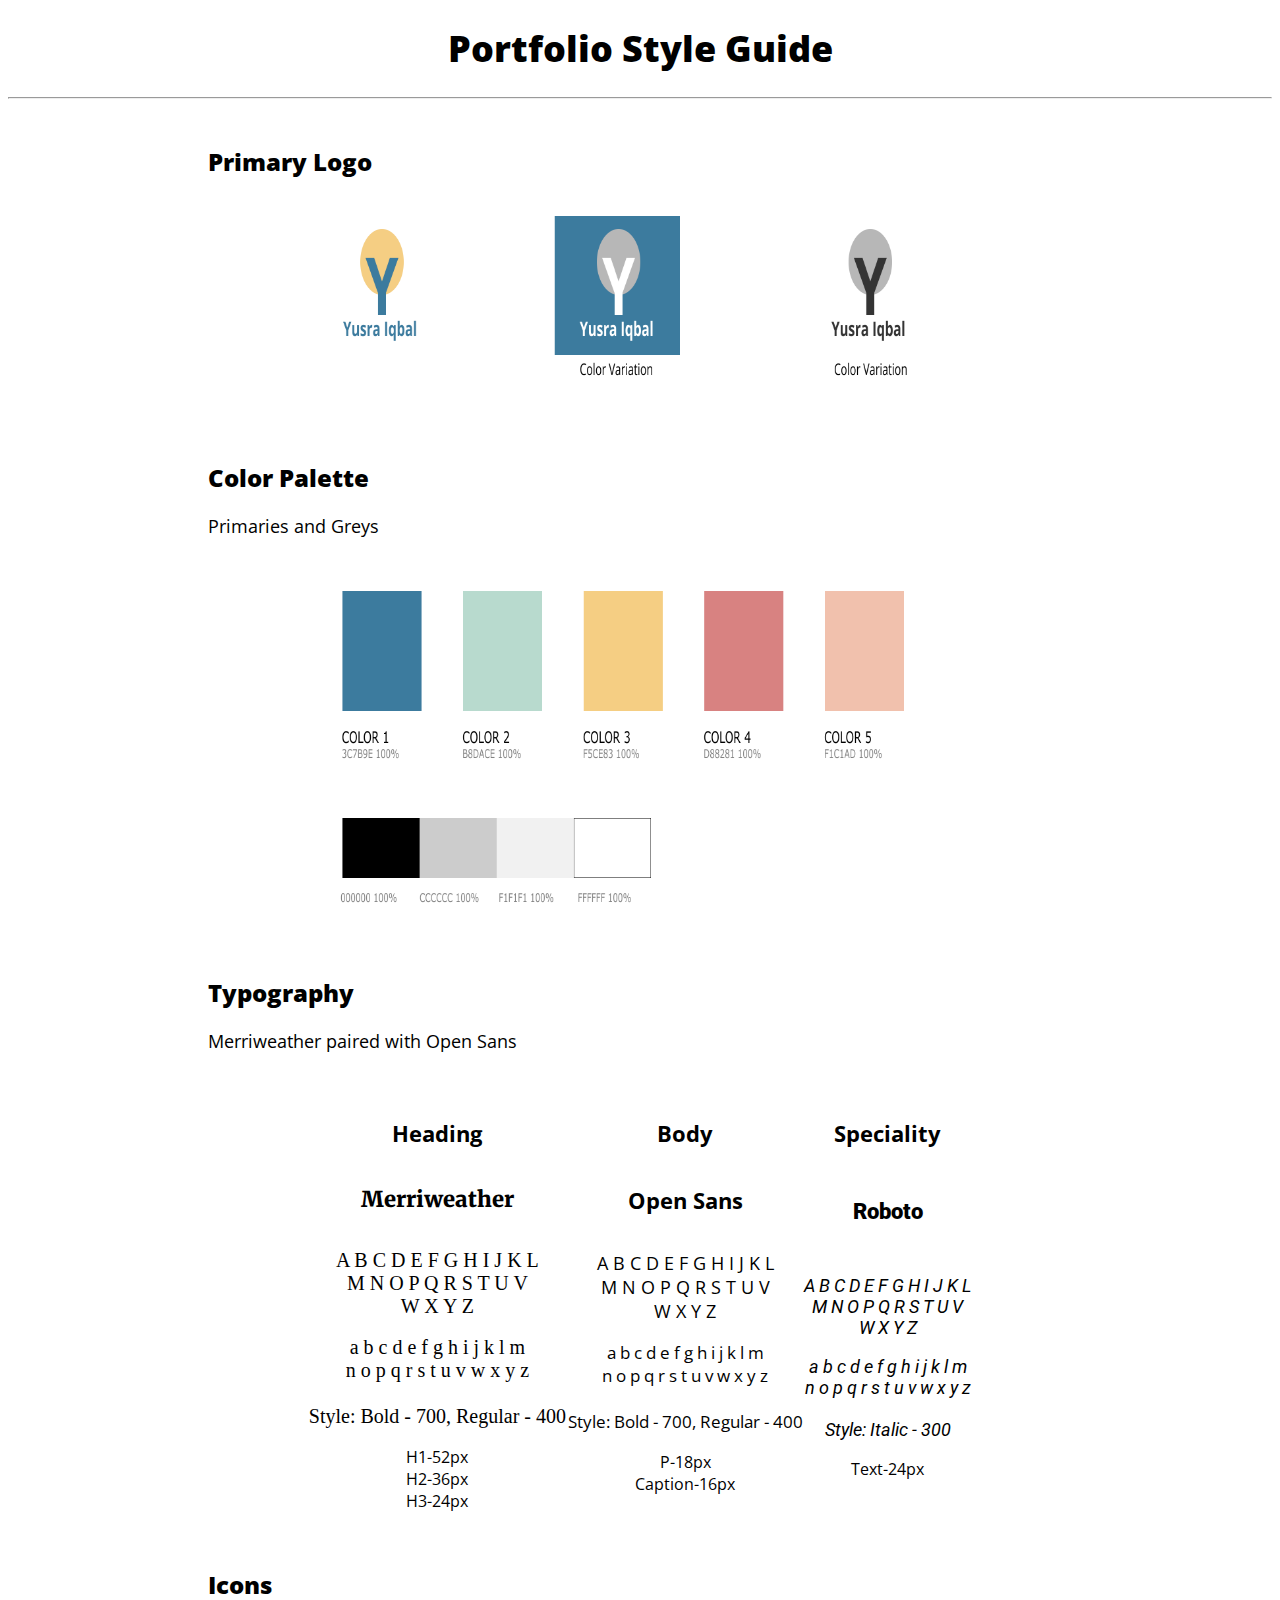
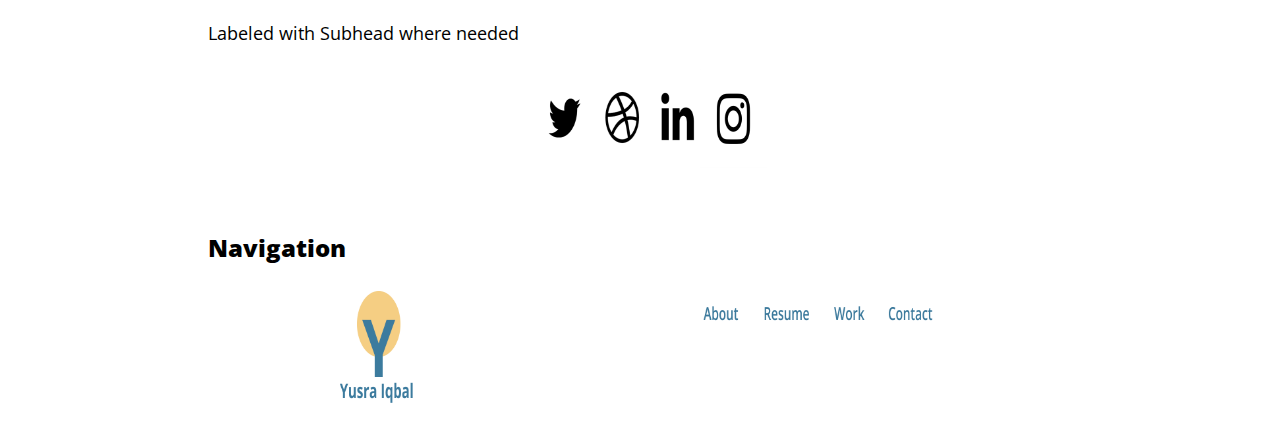
<file: index.html>
<!DOCTYPE html>
<html lang="en">
<head>
    
    <title>Portfolio Style Guide</title>
    <link href="index.css" rel="stylesheet" type="text/css">
    <link rel="preconnect" href="https://fonts.gstatic.com">
    <link href="https://fonts.googleapis.com/css2?family=Open+Sans:wght@400;700&display=swap" rel="stylesheet">
    <link rel="preconnect" href="https://fonts.gstatic.com">
    <link href="https://fonts.googleapis.com/css2?family=Merriweather:wght@400;700&display=swap" rel="stylesheet">
    <link rel="preconnect" href="https://fonts.gstatic.com">
<link href="https://fonts.googleapis.com/css2?family=Roboto:ital,wght@0,700;1,300&display=swap" rel="stylesheet">

</head>

<body>
    
    <!-- Header section here -->
    <section>
        <h1><b><center>Portfolio Style Guide</center></b></h1>
<hr>
    </section>
<br>
    <!-- Primary Logo here -->
    <section>
        <h2><b>Primary Logo</b></h2>
        <img src="logo.png" alt="Website Logo" class="center" width="959" height="225">
    </section>
<br>
    <!--Color Palette here-->
    <section>
        <h2><b>Color Palette</b></h2>
        <h3>Primaries and Greys</h3>
        <img src="colorpalette.png" alt="Color Palette" class="center" width="959" height="364">
    </section>
<br><br>
    <!--Typography here-->
    <section>
        <h2><b>Typography</b></h2>
        <h3>Merriweather paired with Open Sans</h3>
    </section>
    <br>
    <section class="TypographyContainer"> 
    <div class="Merriweather">
    <h4 class= "OpenSansFont">Heading</h4>
    <h5><b>Merriweather</b></h5>
    <p1>A B C D E F G H I J K L<br>M N O P Q R S T U V<br>W X Y Z</p1>
    <br><br>
    <p2>a b c d e f g h i j k l m<br>n o p q r s t u v w x y z<br><br>Style: Bold - 700, Regular - 400</p2>
    <br><br>
    <p3 class= "OpenSansFont">H1-52px<br>H2-36px<br>H3-24px</p3>
</div>
<div class="OpenSans">
    <h4 class= "OpenSansFont">Body</h4>
    <h5 class= "OpenSansFont">Open Sans</h5>
    <p4 class= "OpenSansFont">A B C D E F G H I J K L<br>M N O P Q R S T U V<br>W X Y Z</p4>
    <br><br>
    <p5 class= "OpenSansFont">a b c d e f g h i j k l m<br>n o p q r s t u v w x y z<br><br>Style: Bold - 700, Regular - 400</p5>
    <br><br>
    <p3 class= "OpenSansFont">P-18px<br>Caption-16px</p3>
</div>
<div class="Roboto">
    <h4 class= "OpenSanFont">Speciality</h4>
    <h6><b>Roboto</b></h6>
    <p6>A B C D E F G H I J K L<br>M N O P Q R S T U V<br>W X Y Z</p6>
    <br><br>
    <p6>a b c d e f g h i j k l m<br>n o p q r s t u v w x y z<br><br>Style: Italic - 300</p6>
    <br><br>
    <p3 class= "OpenSansFont">Text-24px</p3>
</div>
    </section>
<br><br>
<!--Icons here-->
<section>
    <h2><b>Icons</b></h2>
    <h3>Labeled with Subhead where needed</h3>
    <img src="Icons.png" alt="Color Palette" class="center" width="959" height="112">
</section>
<br><br>
<!--Navigation Bar-->
<section>
    <h2><b>Navigation</b></h2>
    <img src="nav3.png" alt="Color Palette" class="center" width="959" height="131">
</section>

</body>
</html>
</file>
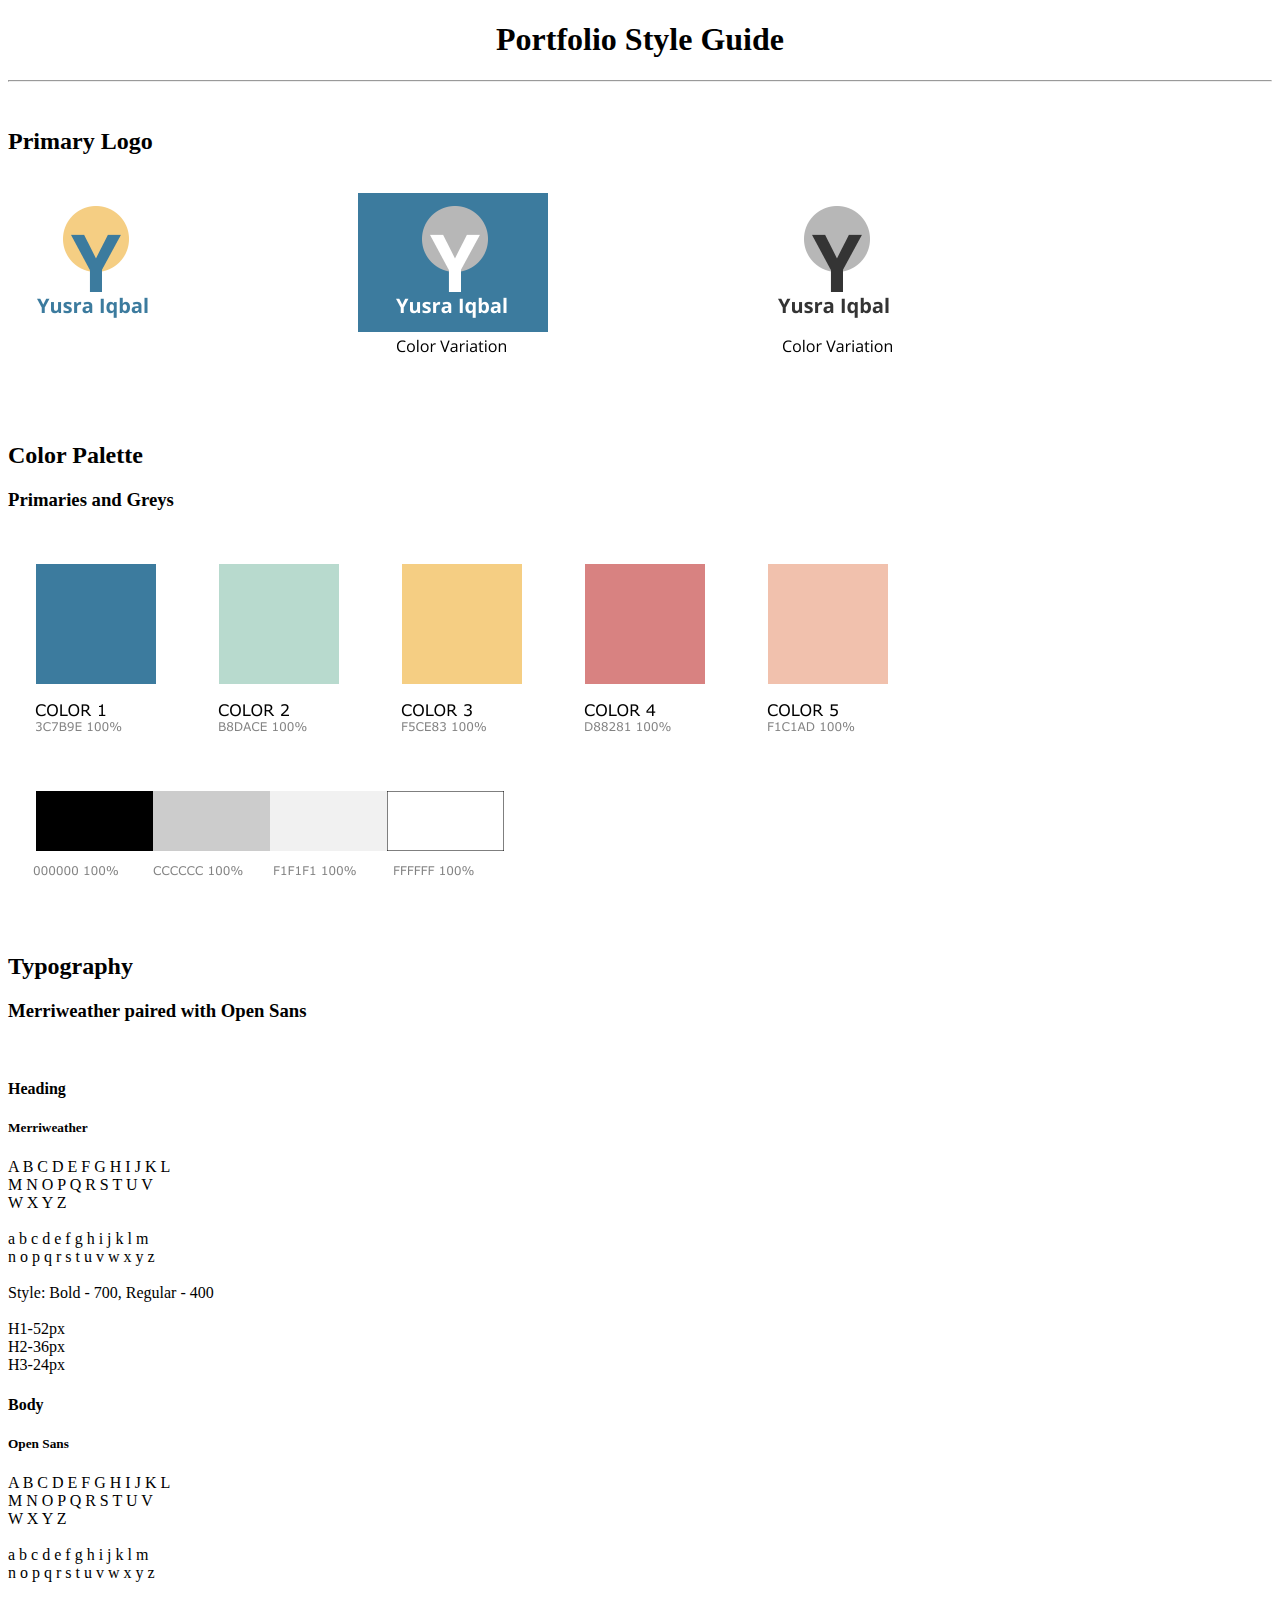
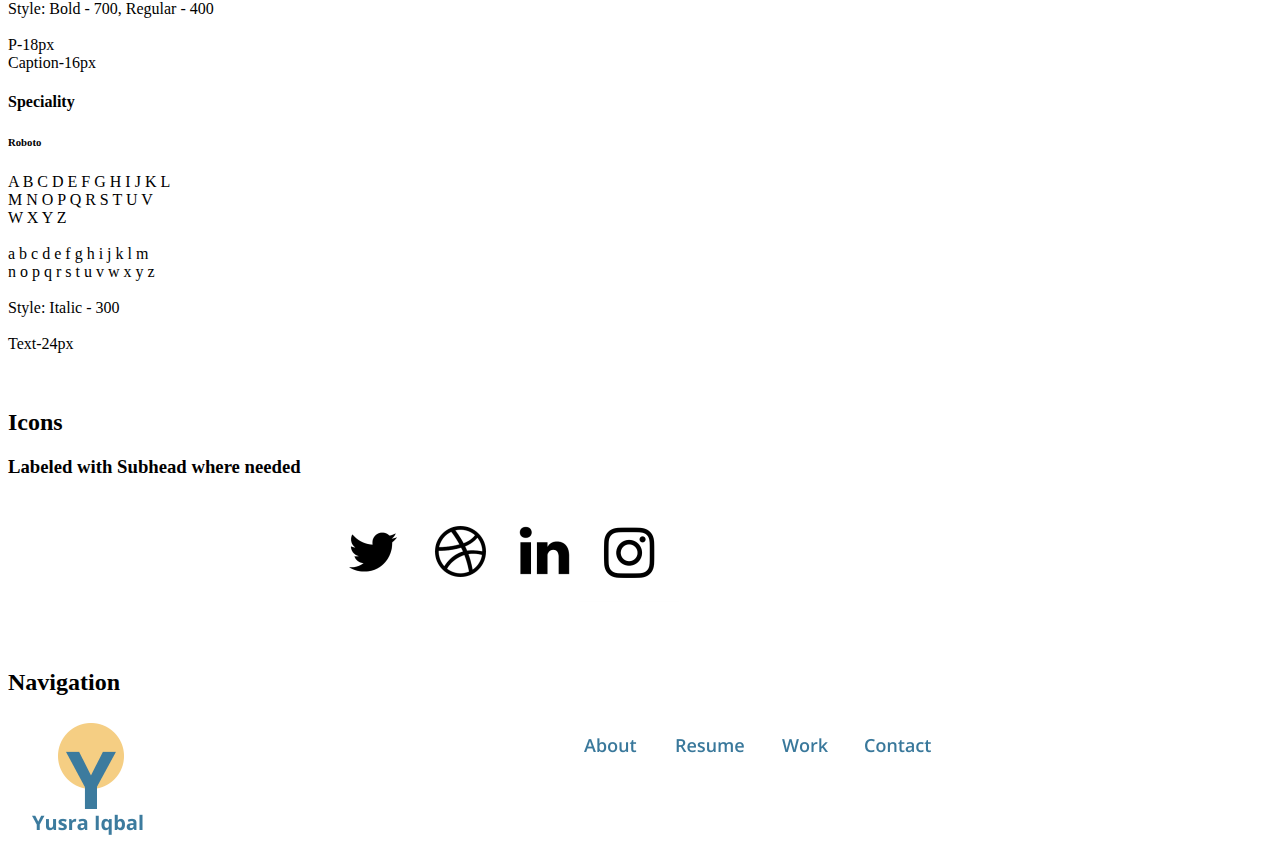
<file: HTML/index.html>
<!DOCTYPE html>
<html lang="en">
<head>
    
    <title>Portfolio Style Guide</title>
    <link rel="preconnect" href="https://fonts.gstatic.com">
    <link href="https://fonts.googleapis.com/css2?family=Open+Sans:wght@400;700&display=swap" rel="stylesheet">
    <link rel="preconnect" href="https://fonts.gstatic.com">
    <link href="https://fonts.googleapis.com/css2?family=Merriweather:wght@400;700&display=swap" rel="stylesheet">
    <link rel="preconnect" href="https://fonts.gstatic.com">
<link href="https://fonts.googleapis.com/css2?family=Roboto:ital,wght@0,700;1,300&display=swap" rel="stylesheet">
<link href="D:\Bootcamp UXUI\Style Guide - Portfolio\CSS\index.css" rel="stylesheet" type="text/css">
</head>

<body>
    
    <!-- Header section here -->
    <section>
        <h1><b><center>Portfolio Style Guide</center></b></h1>
<hr>
    </section>
<br>
    <!-- Primary Logo here -->
    <section>
        <h2><b>Primary Logo</b></h2>
        <img src="logo.png" alt="Website Logo" class="center" width="959" height="225">
    </section>
<br>
    <!--Color Palette here-->
    <section>
        <h2><b>Color Palette</b></h2>
        <h3>Primaries and Greys</h3>
        <img src="color palette.png" alt="Color Palette" class="center" width="959" height="364">
    </section>
<br><br>
    <!--Typography here-->
    <section>
        <h2><b>Typography</b></h2>
        <h3>Merriweather paired with Open Sans</h3>
    </section>
    <br>
    <section class="TypographyContainer"> 
    <div class="Merriweather">
    <h4 class= "OpenSansFont">Heading</h4>
    <h5><b>Merriweather</b></h5>
    <p1>A B C D E F G H I J K L<br>M N O P Q R S T U V<br>W X Y Z</p1>
    <br><br>
    <p2>a b c d e f g h i j k l m<br>n o p q r s t u v w x y z<br><br>Style: Bold - 700, Regular - 400</p2>
    <br><br>
    <p3 class= "OpenSansFont">H1-52px<br>H2-36px<br>H3-24px</p3>
</div>
<div class="OpenSans">
    <h4 class= "OpenSansFont">Body</h4>
    <h5 class= "OpenSansFont">Open Sans</h5>
    <p4 class= "OpenSansFont">A B C D E F G H I J K L<br>M N O P Q R S T U V<br>W X Y Z</p4>
    <br><br>
    <p5 class= "OpenSansFont">a b c d e f g h i j k l m<br>n o p q r s t u v w x y z<br><br>Style: Bold - 700, Regular - 400</p5>
    <br><br>
    <p3 class= "OpenSansFont">P-18px<br>Caption-16px</p3>
</div>
<div class="Roboto">
    <h4 class= "OpenSanFont">Speciality</h4>
    <h6><b>Roboto</b></h6>
    <p6>A B C D E F G H I J K L<br>M N O P Q R S T U V<br>W X Y Z</p6>
    <br><br>
    <p6>a b c d e f g h i j k l m<br>n o p q r s t u v w x y z<br><br>Style: Italic - 300</p6>
    <br><br>
    <p3 class= "OpenSansFont">Text-24px</p3>
</div>
    </section>
<br><br>
<!--Icons here-->
<section>
    <h2><b>Icons</b></h2>
    <h3>Labeled with Subhead where needed</h3>
    <img src="Icons.png" alt="Color Palette" class="center" width="959" height="112">
</section>
<br><br>
<!--Navigation Bar-->
<section>
    <h2><b>Navigation</b></h2>
    <img src="nav3.png" alt="Color Palette" class="center" width="959" height="131">
</section>

</body>
</html>
</file>
<file: index.css>
h1{
    font-size: 36px;
    font-family: 'Open Sans', sans-serif;
}

h2{
    font-size: 24px;
margin-left: 200px;
font-family: 'Open Sans', sans-serif;
}

h3{
    font-size: 18px;
    margin-left: 200px;
    font-weight: normal;
    font-family: 'Open Sans', sans-serif;
}

.center{
    display:block;
    margin-left: auto;
    margin-right: auto;
    width: 50%;
}

h4{
    font-size: 22px;
    font-family: 'Open Sans', sans-serif;
}

h5{
    font-size: 22px;
    font-family: 'Merriweather', serif;
    font-weight: bold;
}

.TypographyContainer{
    display: grid;
    margin-left: 300px;
    margin-right: 300px;
}

.Merriweather{
    text-align: center;
    grid-column-start: 1;
    grid-column-end: 2;
}

.OpenSans{
    text-align: center;
    grid-column-start: 2;
    grid-column-end: 3;
}

.Roboto{
    text-align: center;
    grid-column-start: 3;
    grid-column-end: 4;
}

.OpenSansFont{
    font-family: 'Open Sans', sans-serif;
}

p1{
    font-size: 20px;
}

p2{
    font-size: 20px;
}

p3{
    font-size: 16px;
}

p4{
    font-size: 18px;
}

p5{
    font-size: 17px;
}

p6{
    font-size: 18px;
    font-family: 'Roboto', sans-serif;
    font-style: italic;
}

h6{
    font-family: 'Roboto', sans-serif;
    font-weight: bold;
    font-style: normal;
    font-size: 22px;
}
</file>
